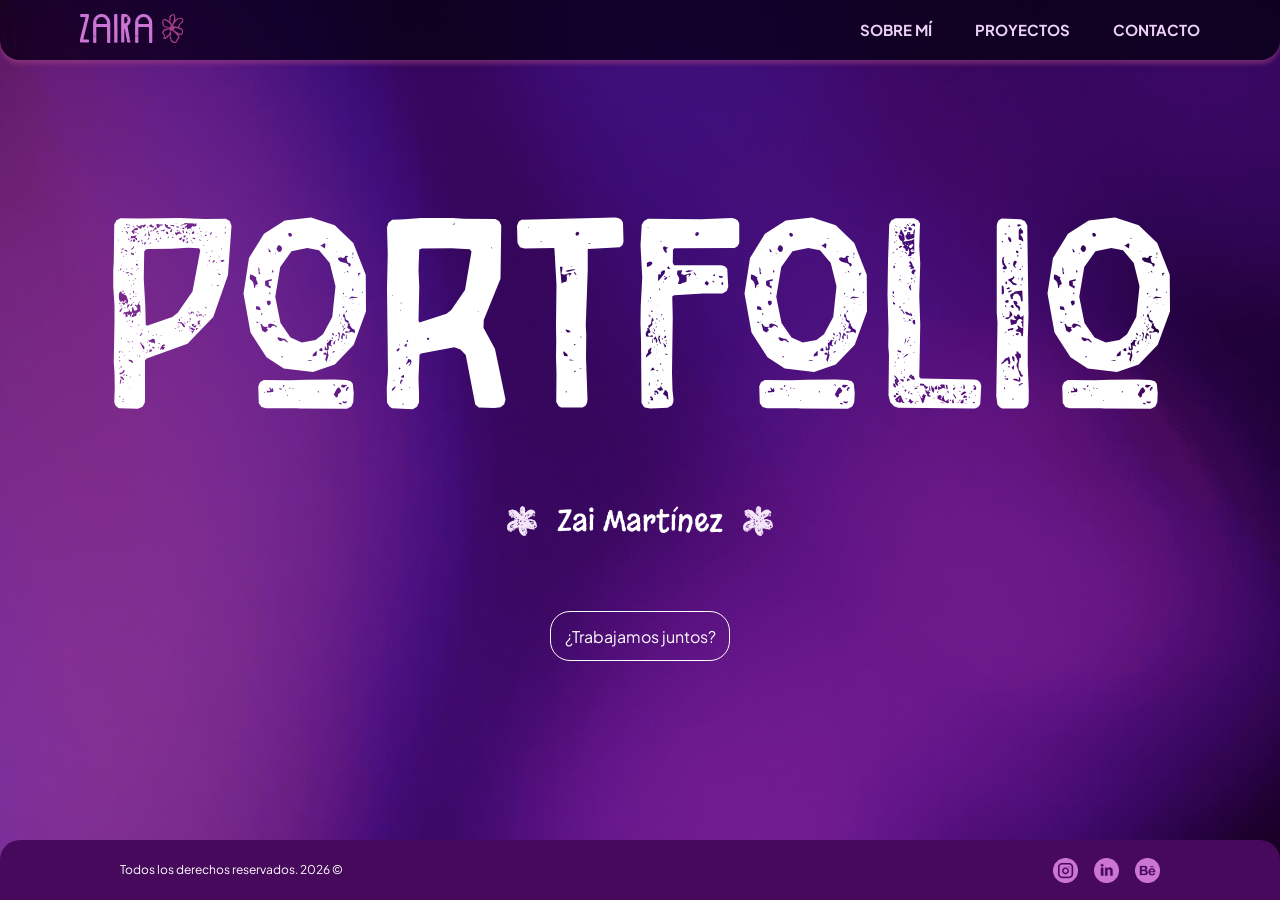
<file: index.html>
<!DOCTYPE html>
<html>
    <head>
        <meta charset="utf-8"/>
        <meta name="viewport" content="width=device-width, initial-scale=1.0">
        <title>Zai Martínez</title>
        <link href="estilos.css" rel="stylesheet" type="text/css">
        <link rel="icon" type="image/x-icon" href="images/favicon.ico">
    </head>

    <body class="pagina-inicio">
        <header>
            <a href="index.html" class="logo"> <img src="images/logo-header.svg" alt="Zaira" width="104" height="29"></a>

             <nav>
                <a href="sobre-mi.html">Sobre mí</a>
                <a href="proyectos.html">Proyectos</a>
                <a href="contacto.html">Contacto</a>
            </nav>
        </header>

        <main class="hero" id="inicio">
            <h1>Portfolio</h1>
            <h2>
                <img src="images/flor.svg" alt="" class="flor-decorativa" width="30" height="30">
                Zai Martínez
                <img src="images/flor.svg" alt="" class="flor-decorativa" width="30" height="30">
            </h2>
            <a href="contacto.html" class="boton">¿Trabajamos juntos?<span class="boton-borde"></span></a>
        </main>

    <footer class="footer">
        <p class="copyright">Todos los derechos reservados. 2026 ©</p>
        <div class="social-links">
            <a href="https://www.instagram.com/zai.martz/" target="_blank" rel="noopener noreferrer" aria-label="Instagram">
                <img src="images/instagram.png" alt="Instagram" width="25" height="25">
            </a>
            <a href="https://www.linkedin.com/in/zaira-martz" target="_blank" rel="noopener noreferrer" aria-label="LinkedIn">
                <img src="images/linkedin.png" alt="LinkedIn" width="25" height="25">
            </a>
            <a href="https://www.behance.net/zairamartnez1" target="_blank" rel="noopener noreferrer" aria-label="Behance">
                <img src="images/behance.png" alt="Behance" width="25" height="25">
            </a>
        </div>
    </footer>

    </body>
</html>
</file>
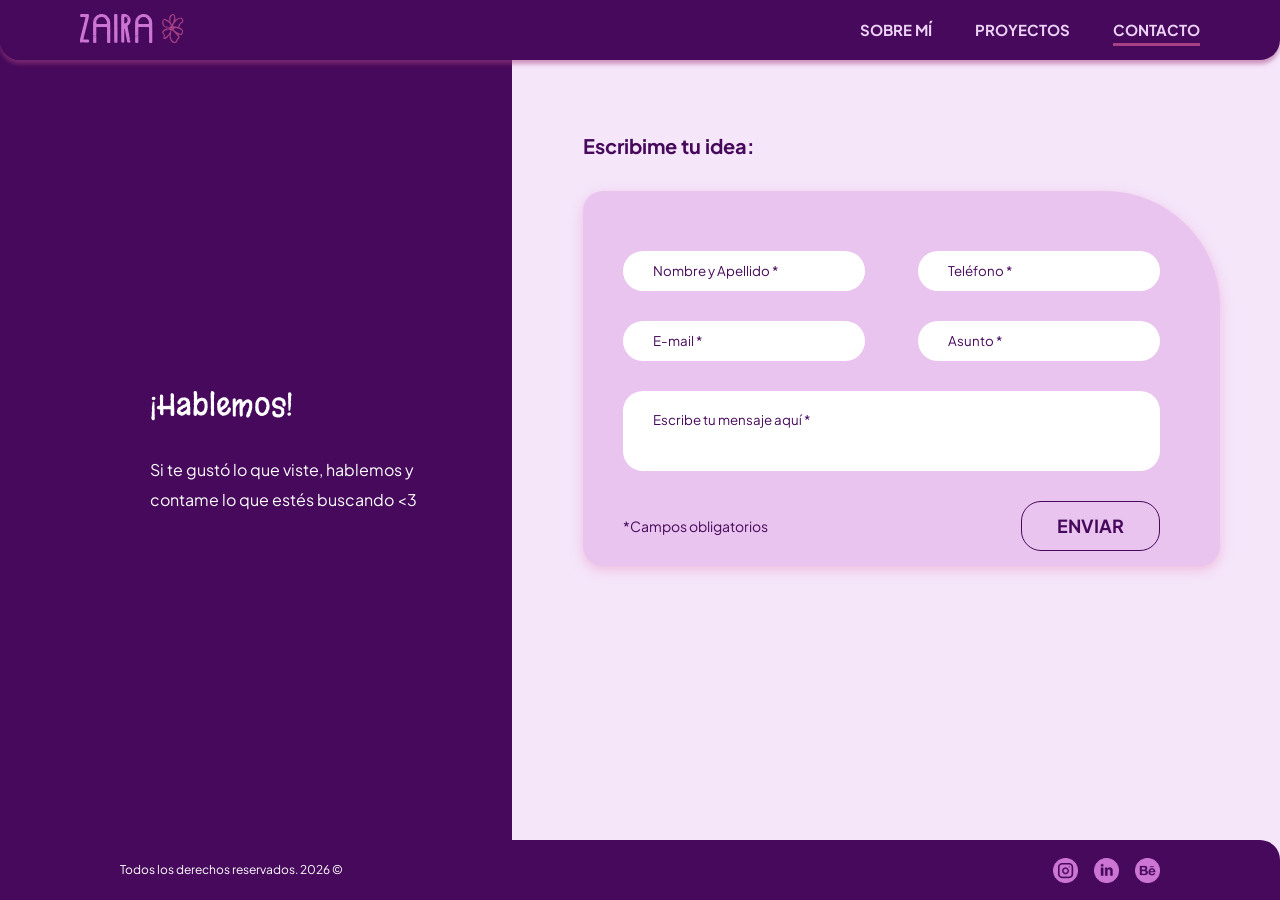
<file: contacto.html>
<!DOCTYPE html>
<html>
    <head>
        <meta charset="utf-8"/>
        <meta name="viewport" content="width=device-width, initial-scale=1.0">
        <title>Contacto | Zai Martínez</title>
        <link href="estilos.css" rel="stylesheet" type="text/css">
        <link rel="icon" type="image/x-icon" href="images/favicon.ico">
    </head>

    <body class="pagina-contacto">
        <header>
            <a href="index.html" class="logo"> <img src="images/logo-header.svg" alt="Zaira" width="104" height="29"></a>

             <nav>
                <a href="sobre-mi.html">Sobre mí</a>
                <a href="proyectos.html">Proyectos</a>
                <a href="contacto.html" class="activo">Contacto</a>
            </nav>
        </header>

        <main class="contacto-main">
            <section class="contacto-video-box">
                <video autoplay muted loop playsinline class="video-contacto">
                    <source src="images/contacto/video-contacto.mp4" type="video/mp4">
                </video>
                <div class="contacto-texto-overlay">
                    <h2>¡Hablemos!</h2>
                    <p>Si te gustó lo que viste, hablemos y contame lo que estés buscando &lt;3</p>
                </div>
            </section>

            <section class="contacto-form-box">
                <h4>Escribime tu idea:</h4>
                <form id="formulario">
                    <div class="form-grid">
                        <div class="form-group">
                            <input type="text" id="nombre" placeholder="Nombre y Apellido *" required>
                        </div>
                        <div class="form-group">
                            <input type="tel" id="telefono" placeholder="Teléfono *" required>
                        </div>
                        <div class="form-group">
                            <input type="email" id="email" placeholder="E-mail *" required>
                        </div>
                        <div class="form-group">
                            <input type="text" id="asunto" placeholder="Asunto *" required>
                        </div>
                        <div class="form-group full-width">
                            <textarea id="mensaje" placeholder="Escribe tu mensaje aquí *" rows="5" required></textarea>
                        </div>
                    </div>
                    <div class="form-footer">
                        <p class="campos-obligatorios">*Campos obligatorios</p>
                        <button type="submit" class="btn-enviar">ENVIAR</button>
                    </div>
                    <p class="mensaje-form" id="mensaje-form"></p>
                </form>
                
            </section>
        </main>

        <footer class="footer">
            <p class="copyright">Todos los derechos reservados. 2026 ©</p>
            <div class="social-links">
                <a href="https://www.instagram.com/zai.martz/" target="_blank" rel="noopener noreferrer" aria-label="Instagram">
                    <img src="images/instagram.png" alt="Instagram" width="25" height="25">
                </a>
                <a href="https://www.linkedin.com/in/zaira-martz" target="_blank" rel="noopener noreferrer" aria-label="LinkedIn">
                    <img src="images/linkedin.png" alt="LinkedIn" width="25" height="25">
                </a>
                <a href="https://www.behance.net/zairamartnez1" target="_blank" rel="noopener noreferrer" aria-label="Behance">
                    <img src="images/behance.png" alt="Behance" width="25" height="25">
                </a>
            </div>
    </footer>

    <script> 
        const formulario = document.getElementById("formulario");
        const aviso = document.getElementById("mensaje-form");

        formulario.addEventListener("submit", (evento) => {
        evento.preventDefault();

        const nombre = document.getElementById("nombre").value;
        const telefono = document.getElementById("telefono").value;
        const email = document.getElementById("email").value;
        const asunto = document.getElementById("asunto").value;
        const mensaje = document.getElementById("mensaje").value;

        const cuerpo =
            mensaje + "\n\n" +
            "---\n" +
            "Nombre: " + nombre + "\n" +
            "Teléfono: " + telefono + "\n" +
            "E-mail: " + email;

        const enlace =
            "mailto:mailfalso123@gmail.com" +
            "?subject=" + encodeURIComponent(asunto) +
            "&body=" + encodeURIComponent(cuerpo);

        window.location.href = enlace;
  });
</script>
    </body>
 </html>
</file>
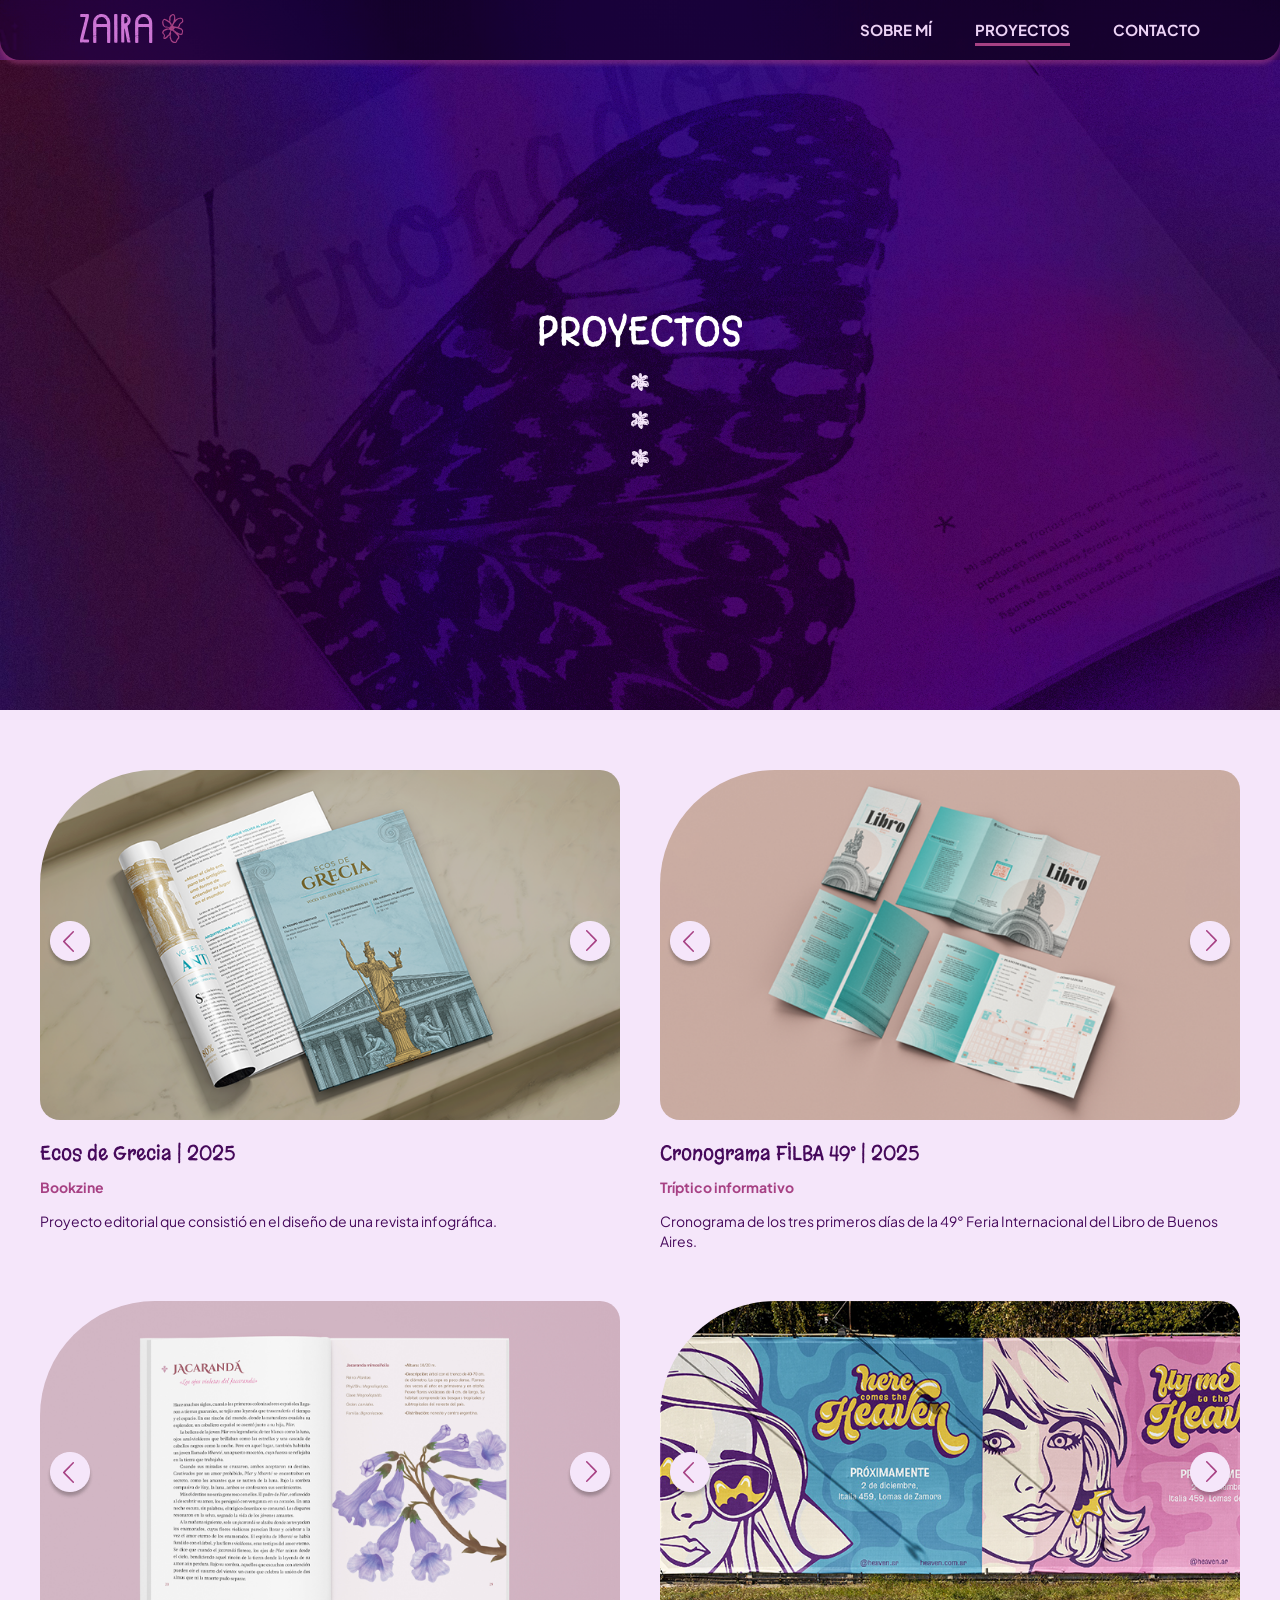
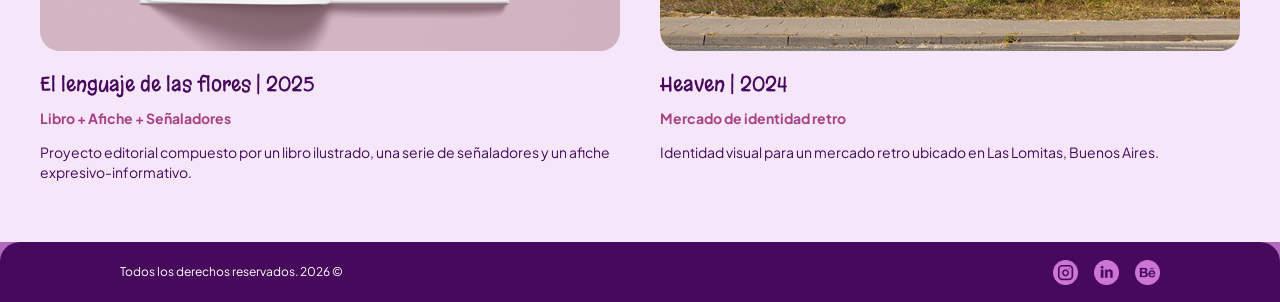
<file: proyectos.html>
<!DOCTYPE html>
<html>
    <head>
        <meta charset="utf-8"/>
        <meta name="viewport" content="width=device-width, initial-scale=1.0">
        <title>Proyectos | Zai Martínez</title>
        <link href="estilos.css" rel="stylesheet" type="text/css">
        <link rel="icon" type="image/x-icon" href="images/favicon.ico">
    </head>

    <body class="pagina-proyectos">
        <header>
            <a href="index.html" class="logo"> <img src="images/logo-header.svg" alt="Zaira" width="104" height="29"></a>

             <nav>
                <a href="sobre-mi.html">Sobre mí</a>
                <a href="proyectos.html" class="activo">Proyectos</a>
                <a href="contacto.html">Contacto</a>
            </nav>
        </header>

        <main>
        <section class="banner-proyectos">
            <img src="images/proyectos/fondo-mariposa.jpg" alt="Fondo Mariposa" class="img-banner" width="1920" height="1080">  
            <div class="banner-contenido">
                <h2>PROYECTOS</h2>
                <div class="flores-separador">
                    <img src="images/flor.svg" alt="*" width="30" height="30">
                    <img src="images/flor.svg" alt="*" width="30" height="30">
                    <img src="images/flor.svg" alt="*" width="30" height="30">
                </div>
            </div>
        </section>

            <section class="contenedor-proyectos">
                <div class="grid-proyectos">
                    <article class="card-proyecto">
                        <div class="carrusel-img">
                            <button class="arrow left" aria-label="Anterior">
                                <img src="images/proyectos/flecha-izq.png" alt="Anterior" width="48" height="48">
                            </button>

                            <div class="carrusel-track">
                                <img src="images/proyectos/ecg-1.png" alt="Ecos de Grecia 1" class="carrusel-item" width="750" height="450">
                                <img src="images/proyectos/ecg-2.png" alt="Ecos de Grecia 2" class="carrusel-item" width="750" height="450">
                                <img src="images/proyectos/ecg-3.png" alt="Ecos de Grecia 3" class="carrusel-item" width="750" height="450">
                                <img src="images/proyectos/ecg-4.png" alt="Ecos de Grecia 4" class="carrusel-item" width="750" height="450">
                            </div>

                            <button class="arrow right" aria-label="Siguiente">
                                <img src="images/proyectos/flecha-der.png" alt="Siguiente" width="48" height="48">
                            </button>
                        </div>

                        <h3>
                            <a href="https://www.behance.net/gallery/232613533/Ecos-de-Grecia-Bookzine" target="_blank" rel="noopener noreferrer">
                                Ecos de Grecia | 2025
                            </a>
                        </h3>
                        <h4 class="categoria">Bookzine</h4>
                        <p class="descripcion">Proyecto editorial que consistió en el diseño de una revista infográfica.</p>
                    </article>

                    <article class="card-proyecto">
                        <div class="carrusel-img">
                            <button class="arrow left" aria-label="Anterior">
                                <img src="images/proyectos/flecha-izq.png" alt="Anterior" width="48" height="48">
                            </button>

                            <div class="carrusel-track">
                                <img src="images/proyectos/filba-1.png" alt="Cronograma FILBA 1" class="carrusel-item" width="750" height="450">
                                <img src="images/proyectos/filba-2.png" alt="Cronograma FILBA 2" class="carrusel-item" width="750" height="450">
                                <img src="images/proyectos/filba-3.png" alt="Cronograma FILBA 3" class="carrusel-item" width="750" height="450">
                                <img src="images/proyectos/filba-4.png" alt="Cronograma FILBA 4" class="carrusel-item" width="750" height="450">
                            </div>

                            <button class="arrow right" aria-label="Siguiente">
                                <img src="images/proyectos/flecha-der.png" alt="Siguiente" width="48" height="48">
                            </button>
                        </div>

                        <h3>
                            <a href="https://www.behance.net/gallery/229852299/Cronograma-FILBA-49-Triptico-informativo" target="_blank" rel="noopener noreferrer">
                                Cronograma FILBA 49° | 2025
                            </a>
                        </h3>
                        <h4 class="categoria">Tríptico informativo</h4>
                        <p class="descripcion">Cronograma de los tres primeros días de la 49° Feria Internacional del Libro de Buenos Aires.</p>
                    </article>

                    <article class="card-proyecto">
                        <div class="carrusel-img">
                            <button class="arrow left" aria-label="Anterior">
                                <img src="images/proyectos/flecha-izq.png" alt="Anterior" width="48" height="48">
                            </button>

                            <div class="carrusel-track">
                                <img src="images/proyectos/eldf-1.png" alt="El lenguaje de las flores 1" class="carrusel-item" width="750" height="450">
                                <img src="images/proyectos/eldf-2.png" alt="El lenguaje de las flores 2" class="carrusel-item" width="750" height="450">
                                <img src="images/proyectos/eldf-3.png" alt="El lenguaje de las flores 3" class="carrusel-item" width="750" height="450">
                                <img src="images/proyectos/eldf-4.png" alt="El lenguaje de las flores 4" class="carrusel-item" width="750" height="450">
                            </div>

                            <button class="arrow right" aria-label="Siguiente">
                                <img src="images/proyectos/flecha-der.png" alt="Siguiente" width="48" height="48">
                            </button>
                        </div>

                        <h3>
                            <a href="https://www.behance.net/gallery/229837525/El-lenguaje-de-las-flores-Proyecto-editorial" target="_blank" rel="noopener noreferrer">
                                El lenguaje de las flores | 2025
                            </a>
                        </h3>
                        <h4 class="categoria">Libro + Afiche + Señaladores</h4>
                        <p class="descripcion">Proyecto editorial compuesto por un libro ilustrado, una serie de señaladores y un afiche expresivo-informativo.</p>
                    </article>

                    <article class="card-proyecto">
                        <div class="carrusel-img">
                            <button class="arrow left" aria-label="Anterior">
                                <img src="images/proyectos/flecha-izq.png" alt="Anterior" width="48" height="48">
                            </button>

                            <div class="carrusel-track">
                                <img src="images/proyectos/hv-1.png" alt="Heaven 1" class="carrusel-item" width="750" height="450">
                                <img src="images/proyectos/hv-2.png" alt="Heaven 2" class="carrusel-item" width="750" height="450">
                            </div>

                            <button class="arrow right" aria-label="Siguiente">
                                <img src="images/proyectos/flecha-der.png" alt="Siguiente" width="48" height="48">
                            </button>
                        </div>

                        <h3>
                            <a href="https://www.behance.net/gallery/235634605/Heaven-Identidad-Visual" target="_blank" rel="noopener noreferrer" aria-label="Heaven - Identidad Visual">
                                Heaven | 2024
                            </a>
                        </h3>
                        <h4 class="categoria">Mercado de identidad retro</h4>
                        <p class="descripcion">Identidad visual para un mercado retro ubicado en Las Lomitas, Buenos Aires.</p>
                    </article>

                </div>
            </section>
        </main>

        <footer class="footer">
        <p class="copyright">Todos los derechos reservados. 2026 ©</p>
        <div class="social-links">
            <a href="https://www.instagram.com/zai.martz/" target="_blank" rel="noopener noreferrer" aria-label="Instagram">
                <img src="images/instagram.png" alt="Instagram" width="25" height="25">
            </a>
            <a href="https://www.linkedin.com/in/zaira-martz" target="_blank" rel="noopener noreferrer" aria-label="LinkedIn">
                <img src="images/linkedin.png" alt="LinkedIn" width="25" height="25">
            </a>
            <a href="https://www.behance.net/zairamartnez1" target="_blank" rel="noopener noreferrer" aria-label="Behance">
                <img src="images/behance.png" alt="Behance" width="25" height="25">
            </a>
        </div>
        </footer>
        
    <script>
      document.addEventListener("DOMContentLoaded", () => {
        const carruseles = document.querySelectorAll(".carrusel-img");

        carruseles.forEach(carrusel => {
          const track = carrusel.querySelector(".carrusel-track");
          const items = track.querySelectorAll(".carrusel-item");
          const btnLeft = carrusel.querySelector(".arrow.left");
          const btnRight = carrusel.querySelector(".arrow.right");

          let index = 0;
          const totalItems = items.length;

          function actualizarCarrusel() {
            track.style.transform = `translateX(-${index * 100}%)`;
          }

          btnRight.addEventListener("click", () => {
            index = (index + 1) % totalItems;
            actualizarCarrusel();
          });

          btnLeft.addEventListener("click", () => {
            index = (index - 1 + totalItems) % totalItems;
            actualizarCarrusel();
          });
        });
      });
    </script>
    </body>
</html>
</file>
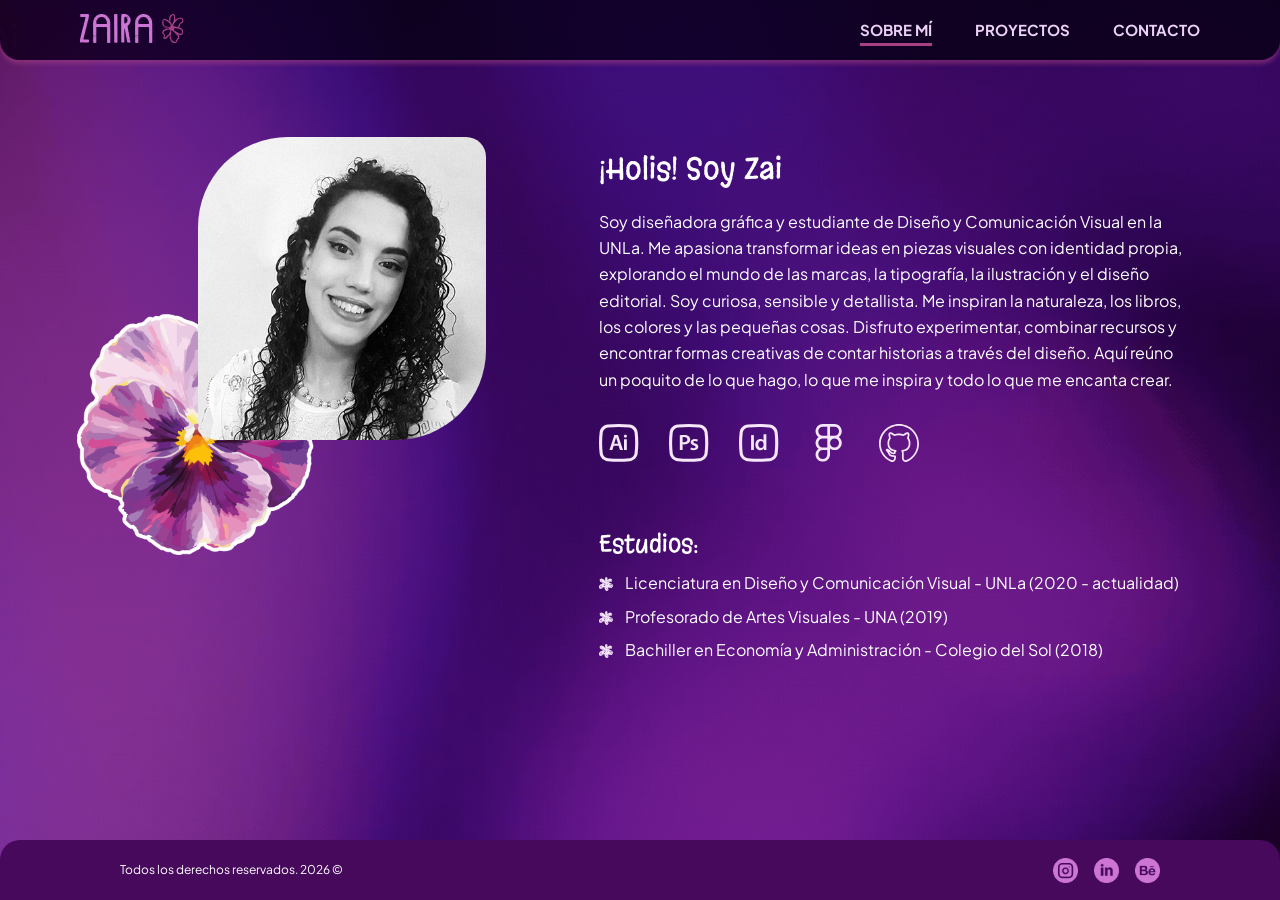
<file: sobre-mi.html>
<!DOCTYPE html>
<html>
    <head>
        <meta charset="utf-8"/>
        <meta name="viewport" content="width=device-width, initial-scale=1.0">
        <title>Sobre mí | Zai Martínez</title>
        <link href="estilos.css" rel="stylesheet" type="text/css">
        <link rel="icon" type="image/x-icon" href="images/favicon.ico">
    </head>

    <body class="pagina-sobre-mi">
        <header>
            <a href="index.html" class="logo"> <img src="images/logo-header.svg" alt="Zaira" width="104" height="29"></a>

             <nav>
                <a href="sobre-mi.html" class="activo">Sobre mí</a>
                <a href="proyectos.html">Proyectos</a>
                <a href="contacto.html">Contacto</a>
            </nav>
        </header>

        <main class="sobre-main">
            <section class="sobre-imagenes">
                <img src="images/sobre-mi/flor-animada.png" alt="" class="flor-animada" width="355" height="360">
                <img src="images/sobre-mi/foto-perfil.jpg" alt="Foto de Zai" class="foto-perfil" width="427" height="449">
            </section>

            <section class="sobre-texto">
                <article class="sobre-presentacion">
                    <h2>¡Holis! Soy Zai</h2>
                    <p class="sobre-descripcion">Soy diseñadora gráfica y estudiante de Diseño y Comunicación Visual en la UNLa.
                    Me apasiona transformar ideas en piezas visuales con identidad propia, explorando el mundo de las marcas, la tipografía, la ilustración y el diseño editorial.
                    Soy curiosa, sensible y detallista. Me inspiran la naturaleza, los libros, los colores y las pequeñas cosas. Disfruto experimentar, combinar recursos y encontrar formas creativas de contar historias a través del diseño.
                    Aquí reúno un poquito de lo que hago, lo que me inspira y todo lo que me encanta crear.</p>

                    <ul class="sobre-herramientas">
                        <li><img src="images/sobre-mi/ai.svg" alt="Adobe Illustrator" width="40" height="40"> </li>
                        <li><img src="images/sobre-mi/ps.svg" alt="Adobe Photoshop" width="40" height="40"></li>
                        <li><img src="images/sobre-mi/id.svg" alt="Adobe InDesign" width="40" height="40"></li>
                        <li><img src="images/sobre-mi/figma.svg" alt="Figma" width="40" height="40"></li>
                        <li><img src="images/sobre-mi/github.svg" alt="GitHub" width="40" height="40"></li>
                    </ul>
                </article>

                <article class="sobre-formacion">
                    <h3>Estudios:</h3>
                    <ul class="sobre-estudios">
                        <li><img src="images/flor.svg" alt="" width="20" height="20">Licenciatura en Diseño y Comunicación Visual - UNLa (2020 - actualidad)</li>
                        <li><img src="images/flor.svg" alt="" width="20" height="20">Profesorado de Artes Visuales - UNA (2019)</li>
                        <li><img src="images/flor.svg" alt="" width="20" height="20">Bachiller en Economía y Administración - Colegio del Sol (2018)</li>
                    </ul>
                </article>

            </section>

        </main>
        
        <footer class="footer">
            <p class="copyright">Todos los derechos reservados. 2026 ©</p>
            <div class="social-links">
                <a href="https://www.instagram.com/zai.martz/" target="_blank" rel="noopener noreferrer" aria-label="Instagram">
                    <img src="images/instagram.png" alt="Instagram" width="25" height="25">
                </a>
                <a href="https://www.linkedin.com/in/zaira-martz" target="_blank" rel="noopener noreferrer" aria-label="LinkedIn">
                    <img src="images/linkedin.png" alt="LinkedIn" width="25" height="25">
                </a>
                <a href="https://www.behance.net/zairamartnez1" target="_blank" rel="noopener noreferrer" aria-label="Behance">
                    <img src="images/behance.png" alt="Behance" width="25" height="25">
                </a>
            </div>
    </footer>

    </body>
</html>
</file>
<file: estilos.css>
/* --- FUENTES --- */

@font-face {
  font-family: "CS Lempo Stamp Demo";
  src: url("fonts/CSLempo-Stamp-Regular.otf") format("opentype");
  font-weight: normal;
  font-style: normal;
  font-display: swap;
}

@font-face {
  font-family: "Margarine";
  src: url("fonts/Margarine-Regular.ttf") format("truetype");
  font-weight: normal;
  font-style: normal;
  font-display: swap;
}

@font-face {
  font-family: "Plus Jakarta Sans";
  src: url("fonts/PlusJakartaSans-Regular.ttf") format("truetype");
  font-weight: 400;
  font-style: normal;
  font-display: swap;
}

@font-face {
  font-family: "Plus Jakarta Sans";
  src: url("fonts/PlusJakartaSans-Bold.ttf") format("truetype");
  font-weight: 700;
  font-style: normal;
  font-display: swap;
}

/* --- GENERAL --- */
* {
  box-sizing: border-box;
  margin: 0;
  padding: 0;
}

html {
  height: 100%;
  cursor: url('images/cursor.cur') 0 0, auto;
}

/*cursor*/
a,
button,
input,
textarea,
label {
  cursor: url('images/cursor.cur') 0 0, auto;
}

/*fondo*/
body {
    font-family: "Plus Jakarta Sans", sans-serif;
    font-size: 20px;
    color: #ffffff;

    background-color: #b168bd;
    background-image:
        linear-gradient(#b168bd, #d9a3e1),
        url("images/background.gif");

    background-blend-mode: multiply;
    background-size: cover;
    background-position: center;
    background-repeat: no-repeat;
    background-attachment: fixed;
}

a {
  color: #ffffff;
  text-decoration: none;
}

/* --- TIPOS --- */
h1 {
  font-family: "CS Lempo Stamp Demo", sans-serif;
  font-weight: normal;
  font-size: 250px;
  line-height: 250px;
  text-transform: uppercase;
}

h2 {
  font-family: "Margarine", sans-serif;
  font-weight: normal;
  font-size: 30px;
}

h3 {
  font-family: "Margarine", sans-serif;
  font-weight: normal;
  font-size: 24px;
}

h4 {
  font-family: "Plus Jakarta Sans", sans-serif;
  font-weight: 800;
  font-size: 20px;
  line-height: 30px;
}

p {
  font-family: "Plus Jakarta Sans", sans-serif;
  font-weight: 400;
  font-size: 16px;
  line-height: 30px;
}

/* --- HEADER GENERAL --- */

header {
  position: relative;
  height: 60px;
  padding: 0 80px;
  display: flex;
  justify-content: space-between;
  align-items: center;
  border-radius: 0 0 20px 20px;
  box-shadow: 0 4px 4px rgba(167, 65, 132, 0.5);
  overflow: hidden;
}

header::before {
  content: '';
  position: absolute;
  top: 0;
  left: 0;
  width: 100%;
  height: 100%;
  background-color: #46095B;
  mix-blend-mode: multiply;
  z-index: 10;
}

header > * {
  position: relative;
  z-index: 20;
}

nav a {
  display: inline-block;
  margin-left: 40px;
  padding-bottom: 3px;
  font-family: "Plus Jakarta Sans", sans-serif;
  font-weight: 700;
  font-size: 15px;
  line-height: 20px;
  letter-spacing: 10%;
  text-transform: uppercase;
  color: #ECD2F5;
  border-bottom: 3px solid transparent;
  transition: border-color 0.3s ease;
}

nav a:hover,
nav a.activo {
  border-bottom-color: #A74184;
}

/* --- FOOTER GENERAL --- */

footer {
  height: 60px;
  padding: 0 120px;
  display: flex;
  justify-content: space-between;
  align-items: center;
  background-color: #46095B;
  border-radius: 20px 20px 0 0;
}

footer p {
  font-size: 12px;
  line-height: 20px;
}

.social-links {
  display: flex;
  align-items: center;
}

.social-links a {
  margin-left: 16px;
  display: flex;
  align-items: center;
}

.social-links img {
  width: 25px;
  height: 25px;
  transition: transform 0.3s ease;
}

.social-links a:hover img {
  transform: scale(1.3);
}




/* --- INDEX --- */

body.pagina-inicio {
  min-height: 100vh;
  display: flex;
  flex-direction: column;
  overflow-x: hidden;
}

body.pagina-inicio main {
  flex: 1;
}


.hero {
  display: flex;
  flex-direction: column;
  justify-content: center;
  align-items: center;
  text-align: center;
  padding: 40px 20px;
}

.hero h2 {
  margin-top: 40px;
  display: flex;
  justify-content: center;
  align-items: center;
  gap: 20px;
}

.flor-decorativa {
  width: 30px;
  height: 30px;
}

/* boton*/

.boton {
  position: relative;
  display: inline-flex;
  justify-content: center;
  align-items: center;
  width: 180px;
  height: 50px;
  margin: 70px 0 28px;
  font-family: "Plus Jakarta Sans", sans-serif;
  font-size: 16px;
  color: #FFFFFF;
  border: 1px solid #FFFFFF;
  border-radius: 20px;
  background-color: transparent;
  transition: background-color 0.3s ease;
}

.boton:hover {
  background-color: rgba(226, 53, 212, 0.3);
  border-color: #F5E6FA;
}

.boton:hover .boton-borde {
  display: block;
}




/* --- PROYECTOS ---*/
.pagina-proyectos header {
  position: sticky;
  top: 0;
  z-index: 40;

  background-color: #46095B;
  background-image:
    linear-gradient(#B168BD, #D9A3E1),
    url("images/background.gif");
  background-blend-mode: multiply;
  background-size: cover;
  background-position: center;
  background-repeat: no-repeat;
  background-attachment: fixed;
}

.pagina-proyectos header::before {
  display: none;
}

/* banner */
.banner-proyectos {
  position: relative;
  display: flex;
  justify-content: center;
  align-items: center;
  height: 650px;
  overflow: hidden;
}

.banner-proyectos .img-banner {
  position: absolute;
  top: 0;
  left: 0;
  width: 100%;
  height: 100%;
  object-fit: cover;
  object-position: center;
}

.banner-contenido {
  position: relative;
  z-index: 20;
  width: 100%;
  padding: 20px;
  text-align: center;
}

.banner-proyectos h2 {
  margin-bottom: 15px;
  font-size: 40px;
}

.flores-separador {
  display: flex;
  flex-direction: column;
  gap: 20px;
  align-items: center;
}

.flores-separador img {
  width: 18px;
  height: 18px;
}

/* seccion carruseles */
.contenedor-proyectos {
  background-color: #F5E6FA; 
  padding: 60px 40px;
}

.grid-proyectos {
  max-width: 1200px;
  margin: 0 auto;
  display: grid;
  grid-template-columns: repeat(2, 1fr); 
  gap: 50px 40px; 
}

/* carruseles */
.card-proyecto {
  display: flex;
  flex-direction: column;
  text-align: left;
}

.carrusel-img {
  position: relative;
  width: 100%;
  height: 350px;
  border-radius: 115px 20px 20px 20px;
  overflow: hidden;
  margin-bottom: 20px;
}

.carrusel-track {
  display: flex;
  width: 100%;
  height: 100%;
  transition: transform 0.4s ease-in-out;
}

.carrusel-item {
  min-width: 100%;
  width: 100%;
  height: 100%;
  object-fit: cover;
  display: block;
}

.carrusel-img .arrow {
  position: absolute;
  top: 50%;
  transform: translateY(-50%);
  width: 30px;
  height: 30px;
  border-radius: 50%;
  background-color: rgba(255, 255, 255, 0.8);
  border: none;
  cursor: pointer;
  display: flex;
  align-items: center;
  justify-content: center;
  z-index: 10;
  transition: transform 0.2s ease, background-color 0.2s ease;
}

.carrusel-img .arrow:hover {
  background-color: #FFFFFF;
  transform: translateY(-50%) scale(1.1);
}

.carrusel-img .arrow.left {
  left: 15px;
}

.carrusel-img .arrow.right {
  right: 15px;
}

.card-proyecto h3 {
  font-size: 20px;
  margin-bottom: 5px;
}

.card-proyecto h3 a,
.card-proyecto h3 a:link,
.card-proyecto h3 a:visited {
  color: #46095B;
  text-decoration: none;
  transition: color 0.3s ease;
  display: inline-block;
}

.card-proyecto h3 a:hover {
  color: #CC75D4;
}

.card-proyecto .categoria {
  font-size: 14px;
  color: #A74184;
  margin-bottom: 10px;
  font-weight: 800;
}

.card-proyecto .descripcion {
  font-size: 14px;
  color: #46095B;
  line-height: 1.4;
}




/* --- CONTACTO --- */

body.pagina-contacto {
  background: #F5E6FA;
  margin: 0;
  height: 100%;
  display: flex;
  flex-direction: column;
  position: relative;
  overflow: hidden;
}

body.pagina-contacto header,
body.pagina-contacto footer {
  z-index: 40;
}

.contacto-main {
  flex: 1;
  min-height: 0;
  display: flex;
  align-items: stretch;
  background: #F5E6FA;
  margin: 0;
  padding: 0 60px 0 40%;
  overflow: hidden;
  box-sizing: border-box;
}

/* video */

.contacto-video-box {
  position: absolute;
  top: 0;
  left: 0;
  width: 40%;
  height: 100%;
  z-index: 10;
  overflow: hidden;
  display: flex;
  align-items: center;
  padding: 0 40px 0 150px;
  box-sizing: border-box;
}

.contacto-video-box .video-contacto {
  position: absolute;
  top: 0;
  left: 0;
  width: 100%;
  height: 100%;
  object-fit: cover;
  z-index: 10;
}

.contacto-video-box::before {
  content: '';
  position: absolute;
  top: 0;
  left: 0;
  width: 100%;
  height: 100%;
  background-color: #46095B;
  mix-blend-mode: multiply;
  z-index: 20;
}

.contacto-texto-overlay {
  position: relative;
  z-index: 30;
  color: #FFFFFF;
  text-align: left;
}

.contacto-texto-overlay h2 {
  margin: 0 0 30px 0;
  text-align: left;
}

.contacto-texto-overlay p {
  margin: 0;
  max-width: 340px;
  text-align: left;
}

/* formulario */

.contacto-form-box {
  flex: 1;
  min-width: 0;
  max-width: 840px;
  margin: 10% 0 0 10%;
  padding: 0;
  box-sizing: border-box;
  background: none;
  display: flex;
  flex-direction: column;
}

.contacto-form-box h4 {
  flex: none;
  color: #46095B;
  text-align: left;
  margin: 0 0 30px 0;
}

.contacto-form-box form {
  flex: none;
  display: flex;
  flex-direction: column;
  background-color: #E9C4EF;
  border-radius: 20px 115px 20px 20px;
  padding: 60px 60px 15px 40px;
  box-sizing: border-box;
  box-shadow: 0 4px 12px rgba(233, 150, 200, 0.5);
}

.form-grid {
  flex: none;
  display: flex;
  flex-wrap: wrap;
  justify-content: space-between;
  row-gap: 30px;
}

.form-group {
  flex: none;
  width: 45%;
  height: 40px;
  min-width: 0;
}

.form-group.full-width {
  width: 100%;
  height: 80px;
}

.form-group input {
  width: 100%;
  height: 100%;
  padding: 0 30px;
  border: none;
  border-radius: 20px;
  background-color: #FFFFFF;
  color: #46095B;
  font-family: inherit;
  outline: none;
  box-sizing: border-box;
}

.form-group textarea {
  width: 100%;
  height: 100%;
  padding: 20px 30px;
  border: none;
  border-radius: 20px;
  background-color: #FFFFFF;
  color: #46095B;
  font-family: inherit;
  outline: none;
  resize: none;
  overflow: auto;
  box-sizing: border-box;
}

.form-group input::placeholder,
.form-group textarea::placeholder {
  color: #46095B;
}

.form-footer {
  flex: none;
  display: flex;
  justify-content: space-between;
  align-items: center;
  flex-wrap: wrap;
  gap: 20px;
  margin-top: 30px;
}

.form-footer p {
  font-size: 14px;
  margin: 0;
  color: #46095B;
}

/* boton enviar */
.btn-enviar {
  background-color: transparent;
  border: 1px solid #46095B;
  color: #46095B;
  font-family: inherit;
  padding: 0 35px;
  height: 50px;
  border-radius: 20px;
  font-weight: bold;
  font-size: 18px;
  cursor: pointer;
  transition: all 0.3s ease;
}

.btn-enviar:hover {
  background-color: #D69DD0;
}




/*--- SOBRE MI ---*/

body.pagina-sobre-mi {
  margin: 0;
  min-height: 100vh;
  display: flex;
  flex-direction: column;
  overflow-x: hidden;
}


body.pagina-sobre-mi .sobre-main {
  flex: 1 0 auto;
  min-height: 0;
  box-sizing: border-box;
  display: grid;
  grid-template-columns: 36vw minmax(0, 1fr);
  column-gap: 4.8vw;
  align-items: start;
  margin: 0;
  padding: 8.5vh 7.5vw 5vh 6vw;
}

/* columna izquierda */

.sobre-imagenes {
  position: relative;
  width: 32vw;
  max-width: 100%;
  height: auto;
  aspect-ratio: 606 / 626;
  margin: 0;
}


.sobre-imagenes .foto-perfil {
  position: absolute;
  top: 0;
  right: 0;
  display: block;
  width: 70.5%;
  height: auto;
  aspect-ratio: 427 / 449;
  object-fit: cover;
  border-radius: 90px 20px 90px 20px;
  z-index: 20;
}

/* flor animada */

.sobre-imagenes .flor-animada {
  position: absolute;
  top: 42%;
  left: 0;
  display: block;
  width: 58%;
  height: auto;
  z-index: 10;
  animation: girar-flor 30s linear infinite;
  transform-origin: center;
}

@keyframes girar-flor {
  from {
      transform: rotate(0deg);
    }

    to {
        transform: rotate(1000deg);
    }
}

/* columna derecha */

.sobre-texto {
  min-width: 0;
  width: 100%;
  max-width: 871px;
  margin: 12px 0 0;
  color: #FFFFFF;
  text-align: left;
}

.sobre-texto article {
  margin: 0;
  padding: 0;
}

.sobre-texto article h2 {
  margin: 0 0 20px;
  padding: 0;
  text-align: left;
}

/* descripción */

.sobre-descripcion {
  line-height: 1.65;
}

/* programas */

.sobre-herramientas {
  display: flex;
  flex-wrap: wrap;
  align-items: center;
  gap: 30px;
  margin: 30px 0 0;
}

.sobre-herramientas li {
  display: flex;
  align-items: center;
  justify-content: center;
  flex: 0 0 40px;
  width: 40px;
  height: 40px;
  margin: 0;
  padding: 0;
}

.sobre-herramientas li img {
  display: block;
  width: 100%;
  height: 100%;
  object-fit: contain;
}

/* estudios */

.sobre-texto article h3 {
  margin: 65px 0 10px;
  padding: 0;
  text-align: left;
}

.sobre-estudios {
  display: flex;
  flex-direction: column;
  gap: 8px;
}

.sobre-estudios li {
  display: flex;
  align-items: flex-start;
  gap: 12px;
  margin: 0;
  padding: 0;
  font-size: 16px;
  text-align: left;
  line-height: 1.6;
}

.sobre-estudios li img {
  display: block;
  flex: 0 0 14px;
  width: 14px;
  height: 14px;
  margin: 7px 0 0;
  object-fit: contain;
}







/*--- RESPONSIVE ---*/
@media (max-width: 500px) {
  body {
    font-size: 16px;
  }

  h1 {
    font-size: 80px;
  }

  h2 {
    font-size: 24px;
  }

  /* header y footer */
  header {
    padding: 0 20px;
  }

  nav a {
    margin-left: 14px;
    font-size: 12px;
  }

  footer {
    height: auto;
    flex-direction: column;
    gap: 10px;
    padding: 16px 20px;
  }

  /* index */
  .hero {
    padding: 30px 20px;
  }

  .hero h2 {
    margin-top: 20px;
    gap: 12px;
  }

  .boton {
    margin-top: 40px;
  }

  /* proyectos */
  .banner-proyectos {
    height: 200px;
  }

  .banner-proyectos h2 {
    font-size: 30px;
  }

  .contenedor-proyectos {
    padding: 40px 20px;
  }

  .grid-proyectos {
    grid-template-columns: 1fr;
  }

  .carrusel-img {
    height: 240px;
    border-radius: 70px 20px 20px 20px;
  }

  /* contacto */
  .contacto-main {
    flex-direction: column;
    align-items: stretch;
    padding: 0 0 40px;
  }

  .contacto-video-box {
    position: relative;
    width: 100%;
    height: 240px;
    padding: 0 20px;
  }

  .contacto-form-box {
    max-width: none;
    margin-top: 30px;
    padding: 0 20px;
  }

  .contacto-form-box form {
    padding: 40px 20px 20px;
    border-radius: 20px 70px 20px 20px;
  }

  .form-grid {
    row-gap: 20px;
  }

  .form-group {
    width: 100%;
  }

  .form-footer {
    margin-top: 20px;
  }

  /* sobre mí: una columna */
  .sobre-main {
    grid-template-columns: minmax(0, 1fr);
    justify-items: center;
    row-gap: 30px;
    padding: 35px 22px 40px;
  }

  .sobre-imagenes {
    width: 100%;
    max-width: 330px;
  }

  .sobre-texto {
    max-width: none;
    margin-top: 0;
  }

  .sobre-herramientas {
    gap: 20px;
    margin-top: 25px;
  }

  .sobre-herramientas li {
    flex-basis: 34px;
    width: 34px;
    height: 34px;
  }

  .sobre-texto h3 {
    margin: 45px 0 18px;
  }

  .sobre-estudios {
    gap: 12px;
  }

  .sobre-estudios li {
    gap: 10px;
    font-size: 14px;
  }

  .sobre-estudios li img {
    flex-basis: 12px;
    width: 12px;
    height: 12px;
    margin-top: 5px;
  }
}
</file>
